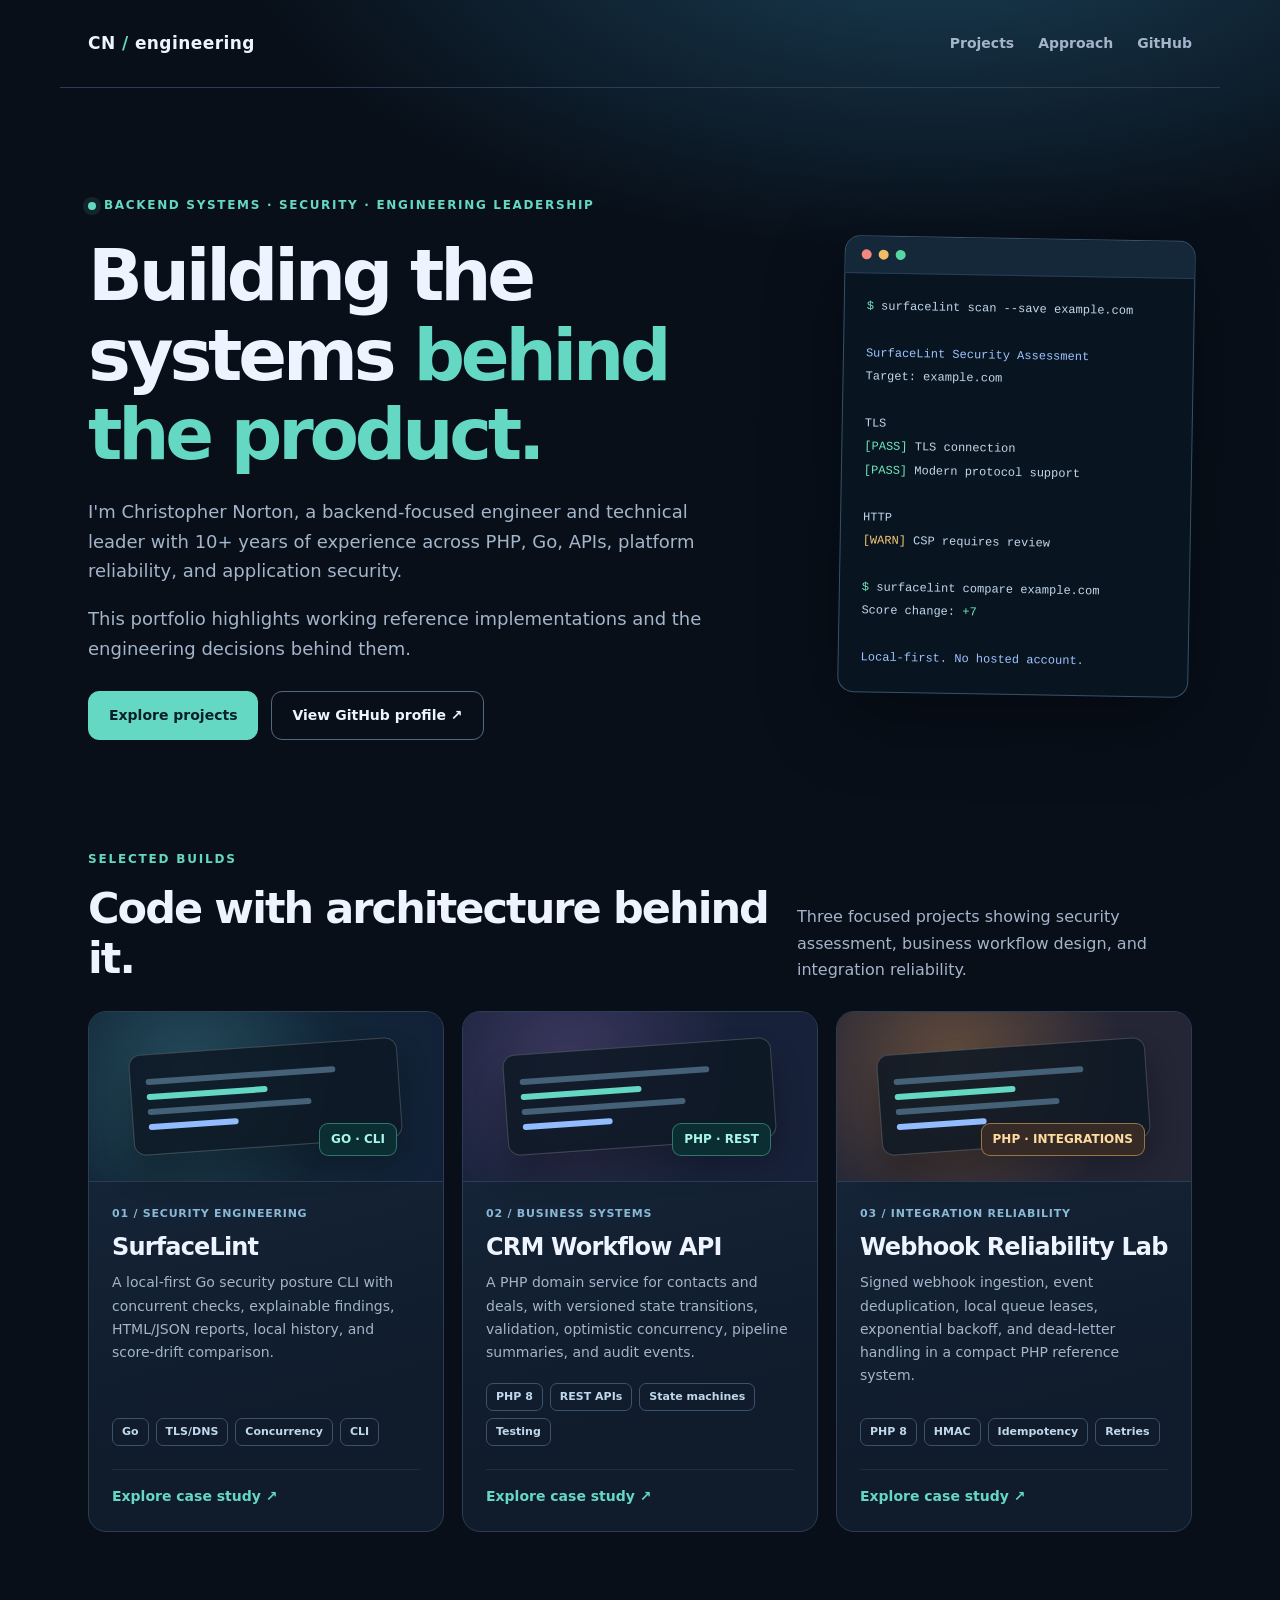
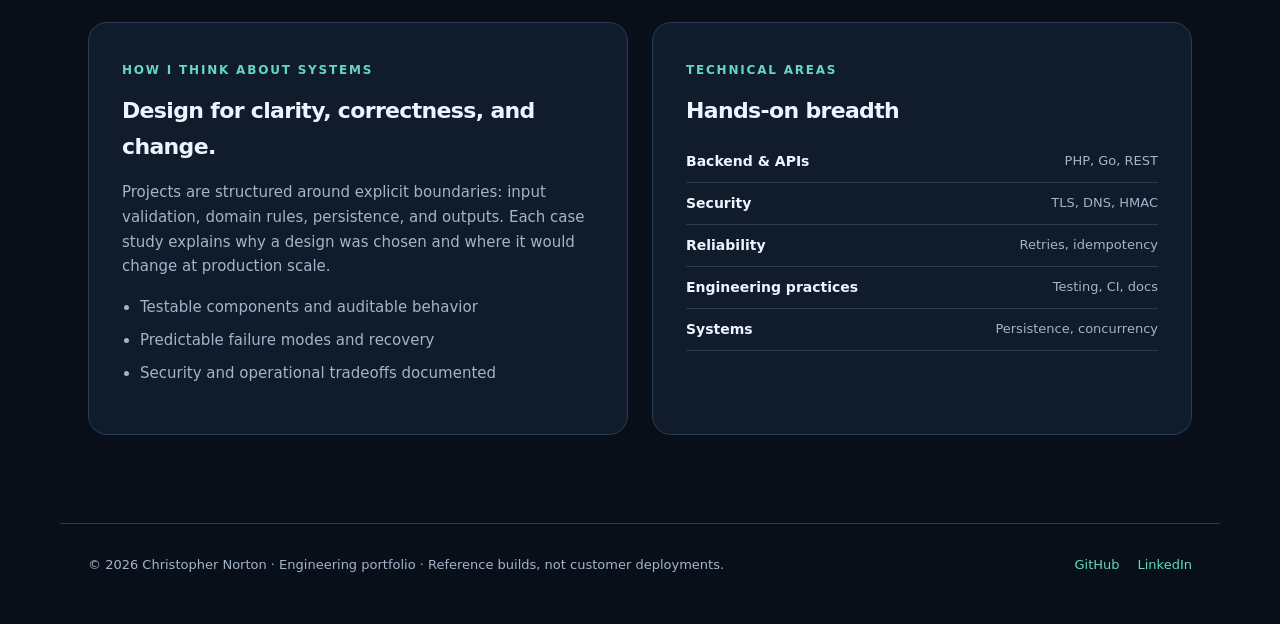
<file: index.html>
<!doctype html>
<html lang="en"><head><meta charset="utf-8"><meta name="viewport" content="width=device-width,initial-scale=1"><meta name="description" content="Christopher Norton - backend engineering, systems architecture, PHP, Go, APIs, and security-focused software projects."><title>Christopher Norton | Backend Engineering & Architecture</title><link rel="stylesheet" href="assets/style.css"></head>
<body>
<header class="topbar"><a class="mark" href="index.html">CN<span> /</span> engineering</a><nav class="nav" aria-label="Main navigation"><a href="#projects">Projects</a><a href="#approach">Approach</a><a href="https://github.com/cnorton-dev" rel="noopener noreferrer">GitHub</a></nav></header>
<main>
<section class="hero"><div><div class="eyebrow"><span class="pulse"></span> Backend systems · security · engineering leadership</div><h1>Building the systems <em>behind the product.</em></h1><p class="intro">I'm Christopher Norton, a backend-focused engineer and technical leader with 10+ years of experience across PHP, Go, APIs, platform reliability, and application security.</p><p class="intro">This portfolio highlights working reference implementations and the engineering decisions behind them.</p><div class="actions"><a class="btn" href="#projects">Explore projects</a><a class="btn alt" href="https://github.com/cnorton-dev" rel="noopener noreferrer">View GitHub profile ↗</a></div></div>
<div class="terminal" aria-label="Illustrative SurfaceLint terminal assessment"><div class="terminalbar"><span class="dot"></span><span class="dot"></span><span class="dot"></span></div><div class="terminalbody"><span class="green">$</span> surfacelint scan --save example.com

<span class="blue">SurfaceLint Security Assessment</span>
Target: example.com

TLS
<span class="green">[PASS]</span> TLS connection
<span class="green">[PASS]</span> Modern protocol support

HTTP
<span class="gold">[WARN]</span> CSP requires review

<span class="green">$</span> surfacelint compare example.com
Score change: <span class="green">+7</span>

<span class="blue">Local-first. No hosted account.</span></div></div></section>
<section class="projects" id="projects"><div class="section-head"><div><span class="section-tag">Selected builds</span><h2>Code with architecture behind it.</h2></div><p>Three focused projects showing security assessment, business workflow design, and integration reliability.</p></div>
<div class="project-grid">
<article class="project-card"><div class="card-visual"><div class="visual-window"><i></i><i></i><i></i><i></i></div><span class="micro-stat">GO · CLI</span></div><div class="card-body"><span class="meta">01 / Security engineering</span><h3>SurfaceLint</h3><p>A local-first Go security posture CLI with concurrent checks, explainable findings, HTML/JSON reports, local history, and score-drift comparison.</p><div class="tags"><span class="tag">Go</span><span class="tag">TLS/DNS</span><span class="tag">Concurrency</span><span class="tag">CLI</span></div><a class="card-link" href="projects/surfacelint.html">Explore case study ↗</a></div></article>
<article class="project-card"><div class="card-visual violet"><div class="visual-window"><i></i><i></i><i></i><i></i></div><span class="micro-stat">PHP · REST</span></div><div class="card-body"><span class="meta">02 / Business systems</span><h3>CRM Workflow API</h3><p>A PHP domain service for contacts and deals, with versioned state transitions, validation, optimistic concurrency, pipeline summaries, and audit events.</p><div class="tags"><span class="tag">PHP 8</span><span class="tag">REST APIs</span><span class="tag">State machines</span><span class="tag">Testing</span></div><a class="card-link" href="projects/crm-workflow-api.html">Explore case study ↗</a></div></article>
<article class="project-card"><div class="card-visual amber"><div class="visual-window"><i></i><i></i><i></i><i></i></div><span class="micro-stat gold">PHP · INTEGRATIONS</span></div><div class="card-body"><span class="meta">03 / Integration reliability</span><h3>Webhook Reliability Lab</h3><p>Signed webhook ingestion, event deduplication, local queue leases, exponential backoff, and dead-letter handling in a compact PHP reference system.</p><div class="tags"><span class="tag">PHP 8</span><span class="tag">HMAC</span><span class="tag">Idempotency</span><span class="tag">Retries</span></div><a class="card-link" href="projects/webhook-reliability-lab.html">Explore case study ↗</a></div></article>
</div></section>
<section class="split" id="approach"><div class="panel"><span class="section-tag">How I think about systems</span><h3>Design for clarity, correctness, and change.</h3><p>Projects are structured around explicit boundaries: input validation, domain rules, persistence, and outputs. Each case study explains why a design was chosen and where it would change at production scale.</p><ul><li>Testable components and auditable behavior</li><li>Predictable failure modes and recovery</li><li>Security and operational tradeoffs documented</li></ul></div><div class="panel"><span class="section-tag">Technical areas</span><h3>Hands-on breadth</h3><div class="statline"><strong>Backend & APIs</strong><span>PHP, Go, REST</span></div><div class="statline"><strong>Security</strong><span>TLS, DNS, HMAC</span></div><div class="statline"><strong>Reliability</strong><span>Retries, idempotency</span></div><div class="statline"><strong>Engineering practices</strong><span>Testing, CI, docs</span></div><div class="statline"><strong>Systems</strong><span>Persistence, concurrency</span></div></div></section>
</main>
<footer class="footer"><div>© 2026 Christopher Norton · Engineering portfolio · Reference builds, not customer deployments.</div><div><a href="https://github.com/cnorton-dev" rel="noopener noreferrer">GitHub</a><a href="https://www.linkedin.com/in/cnorton-dev/" rel="noopener noreferrer">LinkedIn</a></div></footer>
</body></html>
</file>
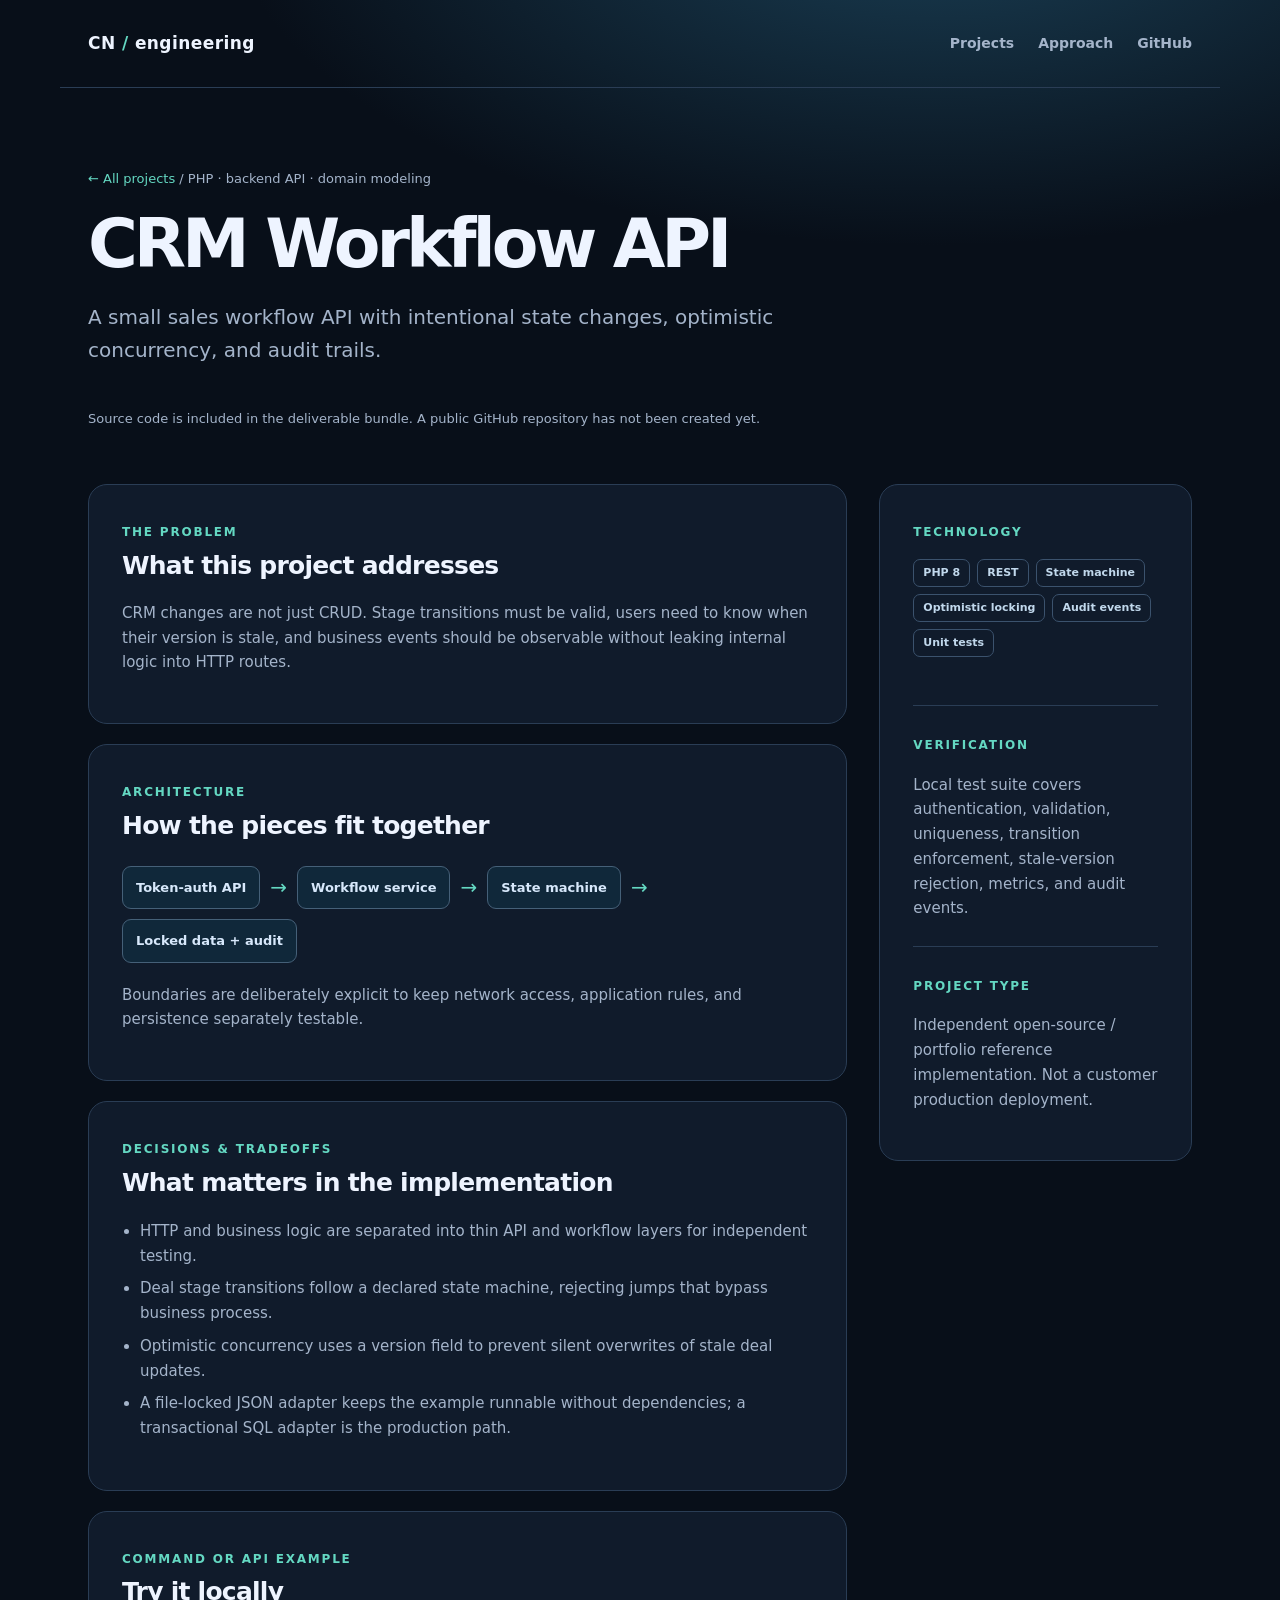
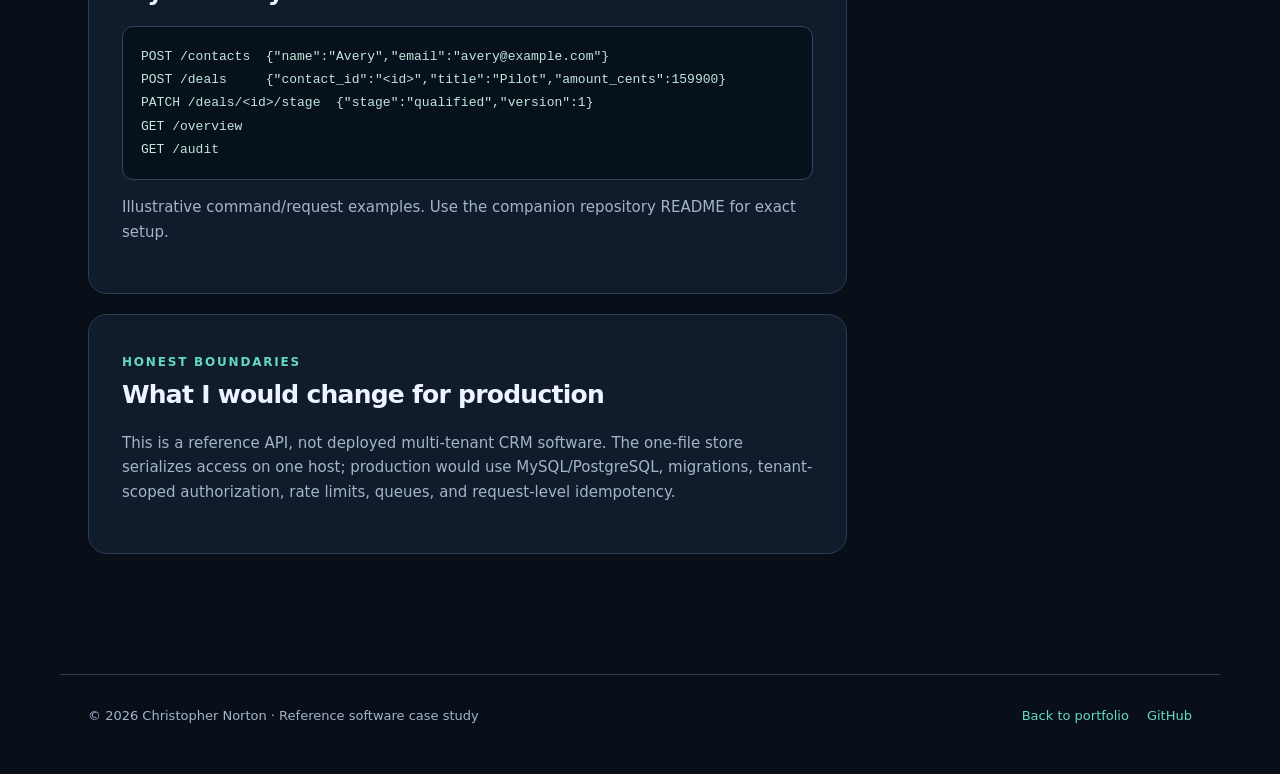
<file: projects/crm-workflow-api.html>
<!doctype html><html lang="en"><head><meta charset="utf-8"><meta name="viewport" content="width=device-width, initial-scale=1"><meta name="description" content="Technical case study by Christopher Norton"><title>CRM Workflow API | Christopher Norton</title><link rel="stylesheet" href="../assets/style.css"></head><body><header class="topbar"><a class="mark" href="../index.html">CN<span> /</span> engineering</a><nav class="nav" aria-label="Main navigation"><a href="../index.html#projects">Projects</a><a href="../index.html#approach">Approach</a><a href="https://github.com/cnorton-dev">GitHub</a></nav></header><main><section class="case-header"><div class="crumb"><a href="../index.html#projects">← All projects</a> / PHP · backend API · domain modeling</div><h1>CRM Workflow API</h1><p class="case-lede">A small sales workflow API with intentional state changes, optimistic concurrency, and audit trails.</p><div class="actions"><p class="fine">Source code is included in the deliverable bundle. A public GitHub repository has not been created yet.</p></div></section><section class="case-content"><div class="case-main"><article class="panel"><span class="section-tag">The problem</span><h2>What this project addresses</h2><p>CRM changes are not just CRUD. Stage transitions must be valid, users need to know when their version is stale, and business events should be observable without leaking internal logic into HTTP routes.</p></article><article class="panel"><span class="section-tag">Architecture</span><h2>How the pieces fit together</h2><div class="diagram" aria-label="System components"><span class="node">Token-auth API</span><span class="arrow" aria-hidden="true">→</span><span class="node">Workflow service</span><span class="arrow" aria-hidden="true">→</span><span class="node">State machine</span><span class="arrow" aria-hidden="true">→</span><span class="node">Locked data + audit</span></div><p>Boundaries are deliberately explicit to keep network access, application rules, and persistence separately testable.</p></article><article class="panel"><span class="section-tag">Decisions & tradeoffs</span><h2>What matters in the implementation</h2><ul><li>HTTP and business logic are separated into thin API and workflow layers for independent testing.</li><li>Deal stage transitions follow a declared state machine, rejecting jumps that bypass business process.</li><li>Optimistic concurrency uses a version field to prevent silent overwrites of stale deal updates.</li><li>A file-locked JSON adapter keeps the example runnable without dependencies; a transactional SQL adapter is the production path.</li></ul></article><article class="panel"><span class="section-tag">Command or API example</span><h2>Try it locally</h2><pre class="code-sample"><code>POST /contacts  {&quot;name&quot;:&quot;Avery&quot;,&quot;email&quot;:&quot;avery@example.com&quot;}
POST /deals     {&quot;contact_id&quot;:&quot;&lt;id&gt;&quot;,&quot;title&quot;:&quot;Pilot&quot;,&quot;amount_cents&quot;:159900}
PATCH /deals/&lt;id&gt;/stage  {&quot;stage&quot;:&quot;qualified&quot;,&quot;version&quot;:1}
GET /overview
GET /audit</code></pre><p class="fine">Illustrative command/request examples. Use the companion repository README for exact setup.</p></article><article class="panel"><span class="section-tag">Honest boundaries</span><h2>What I would change for production</h2><p>This is a reference API, not deployed multi-tenant CRM software. The one-file store serializes access on one host; production would use MySQL/PostgreSQL, migrations, tenant-scoped authorization, rate limits, queues, and request-level idempotency.</p></article></div><aside class="panel sidecard"><span class="section-tag">Technology</span><div class="tags"><span class="tag">PHP 8</span><span class="tag">REST</span><span class="tag">State machine</span><span class="tag">Optimistic locking</span><span class="tag">Audit events</span><span class="tag">Unit tests</span></div><div class="separator"></div><span class="section-tag">Verification</span><p>Local test suite covers authentication, validation, uniqueness, transition enforcement, stale-version rejection, metrics, and audit events.</p><div class="separator"></div><span class="section-tag">Project type</span><p>Independent open-source / portfolio reference implementation. Not a customer production deployment.</p></aside></section></main><footer class="footer"><div>© 2026 Christopher Norton · Reference software case study</div><div><a href="../index.html">Back to portfolio</a><a href="https://github.com/cnorton-dev">GitHub</a></div></footer></body></html>
</file>
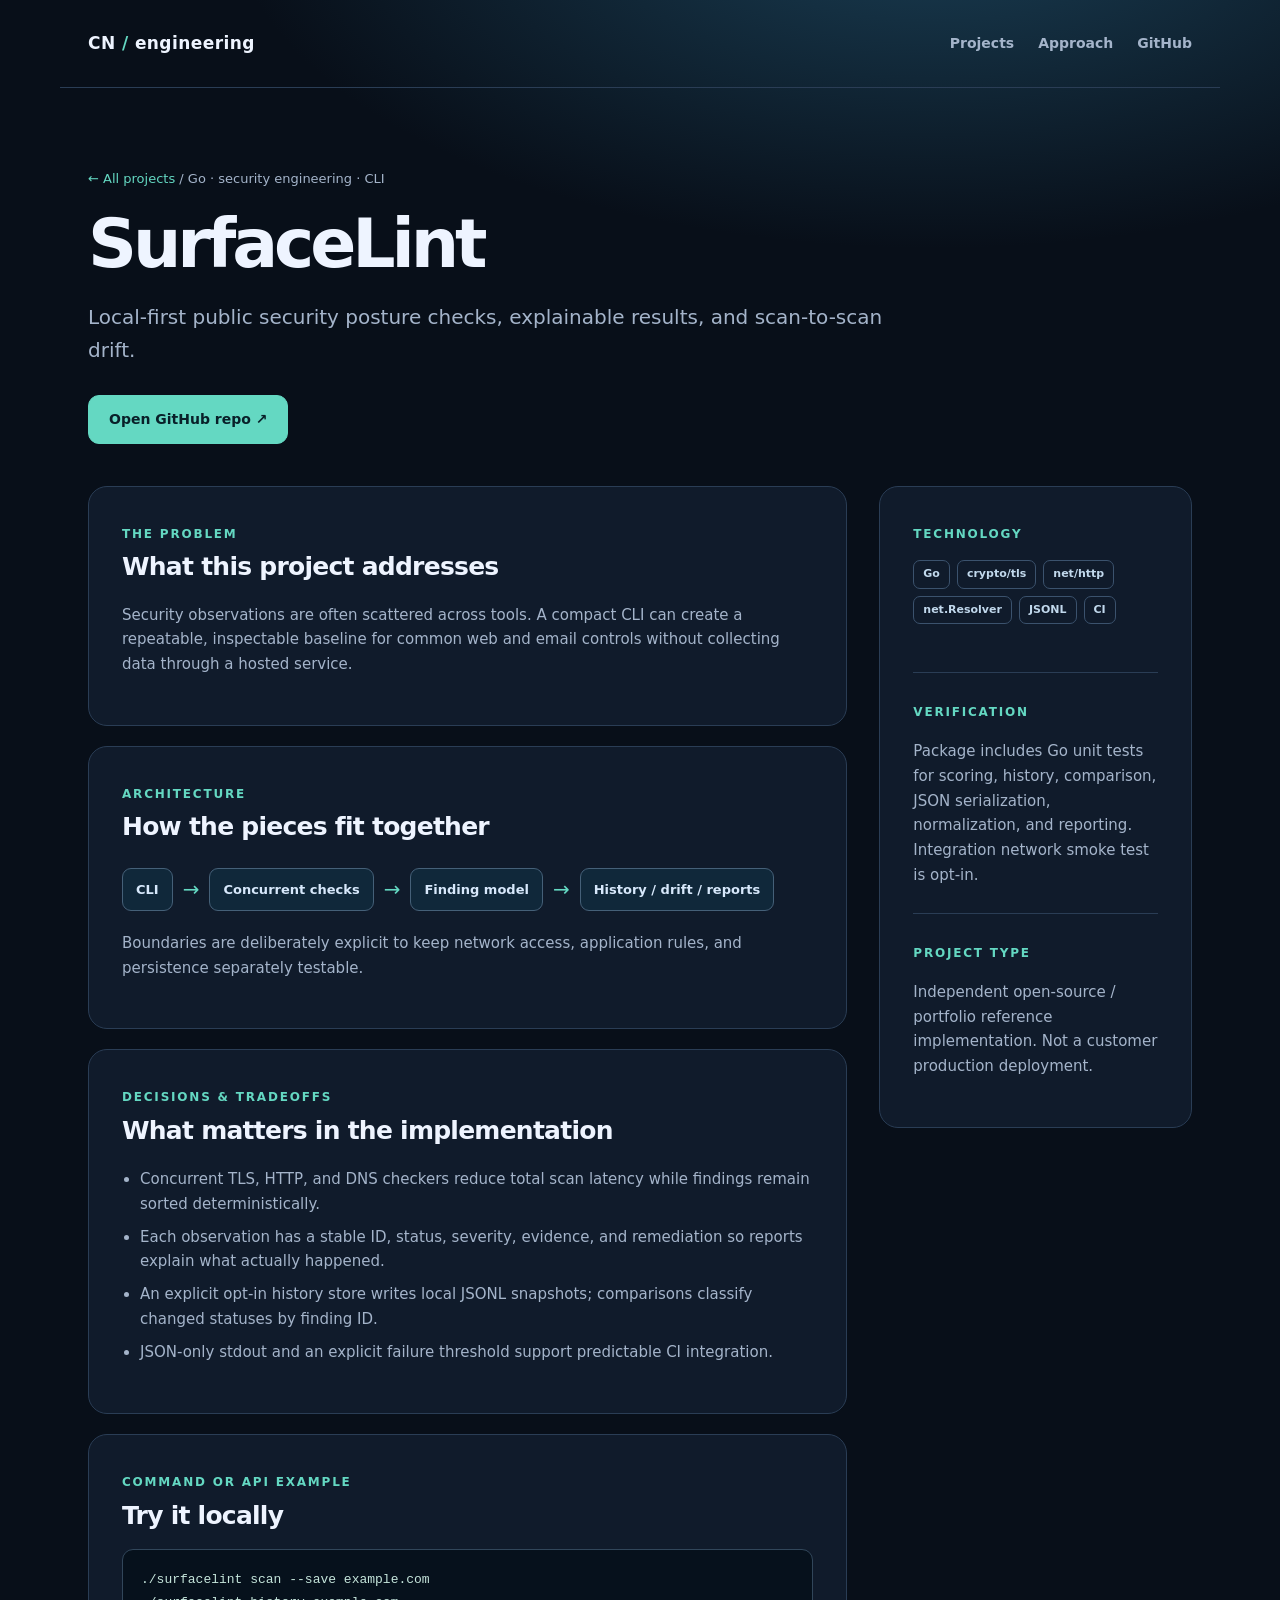
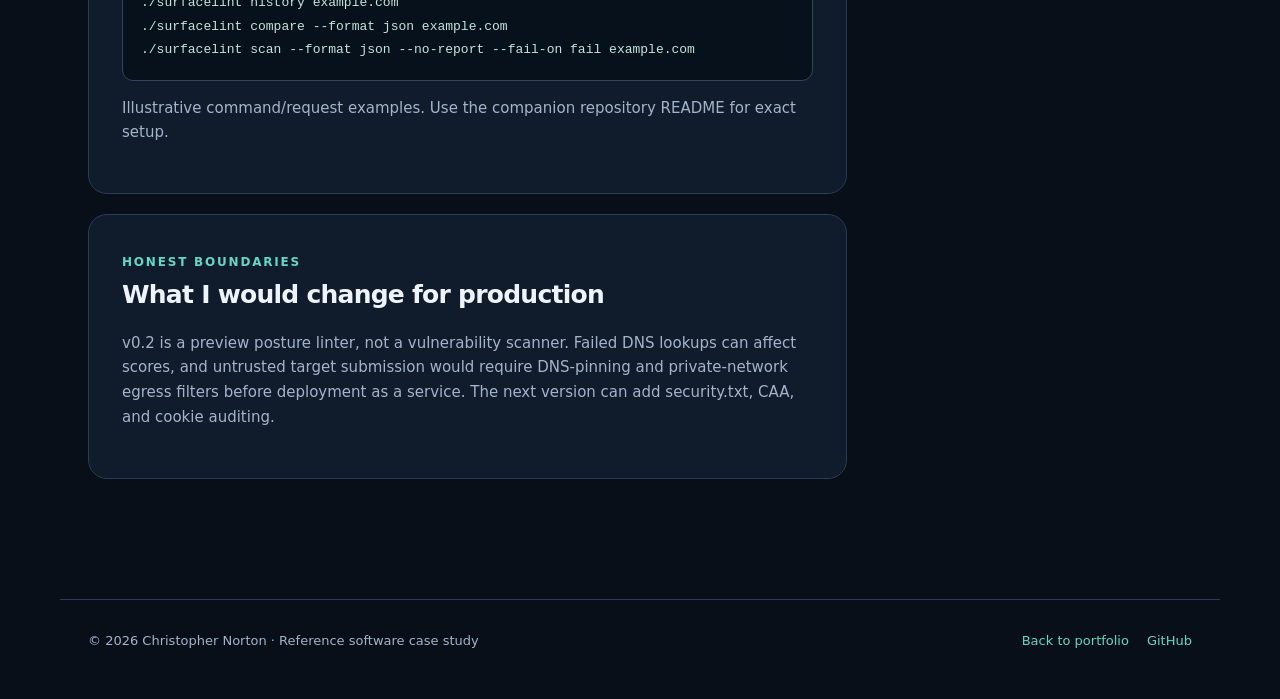
<file: projects/surfacelint.html>
<!doctype html><html lang="en"><head><meta charset="utf-8"><meta name="viewport" content="width=device-width, initial-scale=1"><meta name="description" content="Technical case study by Christopher Norton"><title>SurfaceLint | Christopher Norton</title><link rel="stylesheet" href="../assets/style.css"></head><body><header class="topbar"><a class="mark" href="../index.html">CN<span> /</span> engineering</a><nav class="nav" aria-label="Main navigation"><a href="../index.html#projects">Projects</a><a href="../index.html#approach">Approach</a><a href="https://github.com/cnorton-dev">GitHub</a></nav></header><main><section class="case-header"><div class="crumb"><a href="../index.html#projects">← All projects</a> / Go · security engineering · CLI</div><h1>SurfaceLint</h1><p class="case-lede">Local-first public security posture checks, explainable results, and scan-to-scan drift.</p><div class="actions"><a class="btn" href="https://github.com/cnorton-dev/surfacelint" rel="noopener noreferrer">Open GitHub repo ↗</a></div></section><section class="case-content"><div class="case-main"><article class="panel"><span class="section-tag">The problem</span><h2>What this project addresses</h2><p>Security observations are often scattered across tools. A compact CLI can create a repeatable, inspectable baseline for common web and email controls without collecting data through a hosted service.</p></article><article class="panel"><span class="section-tag">Architecture</span><h2>How the pieces fit together</h2><div class="diagram" aria-label="System components"><span class="node">CLI</span><span class="arrow" aria-hidden="true">→</span><span class="node">Concurrent checks</span><span class="arrow" aria-hidden="true">→</span><span class="node">Finding model</span><span class="arrow" aria-hidden="true">→</span><span class="node">History / drift / reports</span></div><p>Boundaries are deliberately explicit to keep network access, application rules, and persistence separately testable.</p></article><article class="panel"><span class="section-tag">Decisions & tradeoffs</span><h2>What matters in the implementation</h2><ul><li>Concurrent TLS, HTTP, and DNS checkers reduce total scan latency while findings remain sorted deterministically.</li><li>Each observation has a stable ID, status, severity, evidence, and remediation so reports explain what actually happened.</li><li>An explicit opt-in history store writes local JSONL snapshots; comparisons classify changed statuses by finding ID.</li><li>JSON-only stdout and an explicit failure threshold support predictable CI integration.</li></ul></article><article class="panel"><span class="section-tag">Command or API example</span><h2>Try it locally</h2><pre class="code-sample"><code>./surfacelint scan --save example.com
./surfacelint history example.com
./surfacelint compare --format json example.com
./surfacelint scan --format json --no-report --fail-on fail example.com</code></pre><p class="fine">Illustrative command/request examples. Use the companion repository README for exact setup.</p></article><article class="panel"><span class="section-tag">Honest boundaries</span><h2>What I would change for production</h2><p>v0.2 is a preview posture linter, not a vulnerability scanner. Failed DNS lookups can affect scores, and untrusted target submission would require DNS-pinning and private-network egress filters before deployment as a service. The next version can add security.txt, CAA, and cookie auditing.</p></article></div><aside class="panel sidecard"><span class="section-tag">Technology</span><div class="tags"><span class="tag">Go</span><span class="tag">crypto/tls</span><span class="tag">net/http</span><span class="tag">net.Resolver</span><span class="tag">JSONL</span><span class="tag">CI</span></div><div class="separator"></div><span class="section-tag">Verification</span><p>Package includes Go unit tests for scoring, history, comparison, JSON serialization, normalization, and reporting. Integration network smoke test is opt-in.</p><div class="separator"></div><span class="section-tag">Project type</span><p>Independent open-source / portfolio reference implementation. Not a customer production deployment.</p></aside></section></main><footer class="footer"><div>© 2026 Christopher Norton · Reference software case study</div><div><a href="../index.html">Back to portfolio</a><a href="https://github.com/cnorton-dev">GitHub</a></div></footer></body></html>
</file>
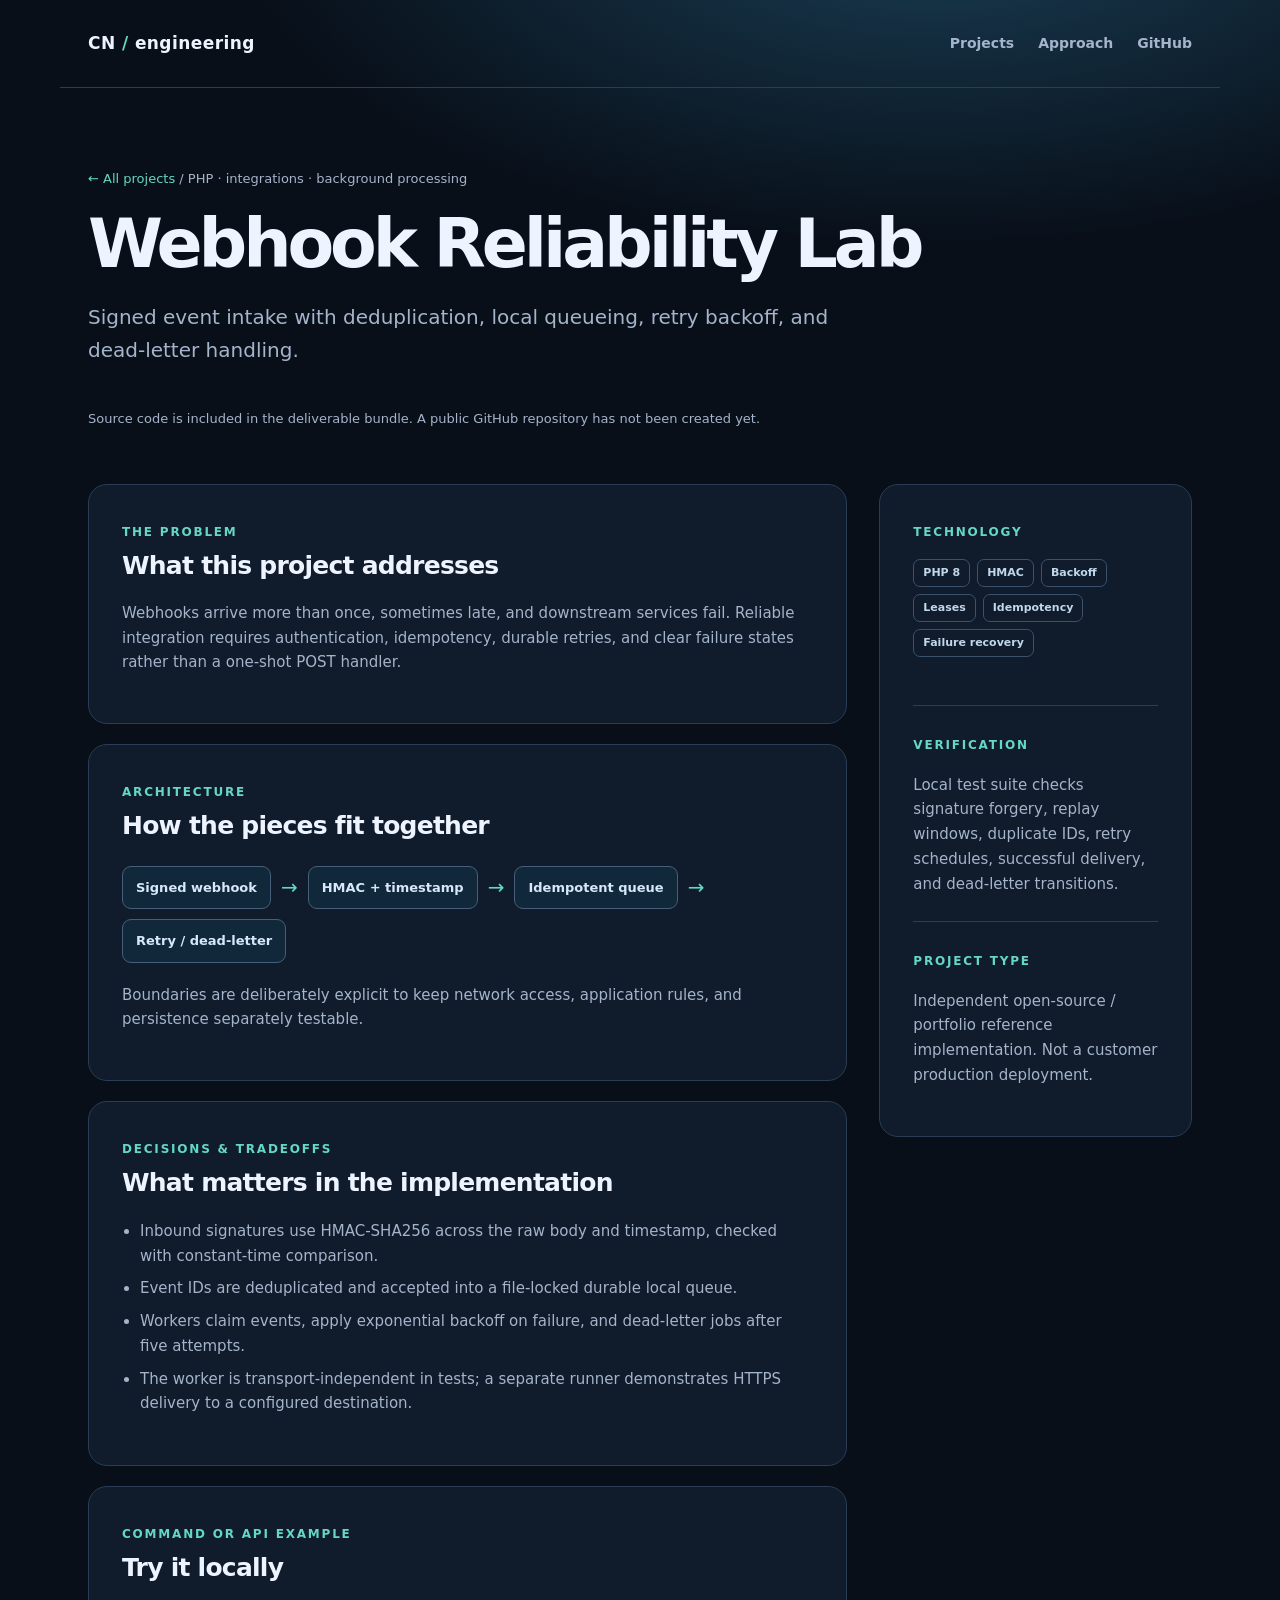
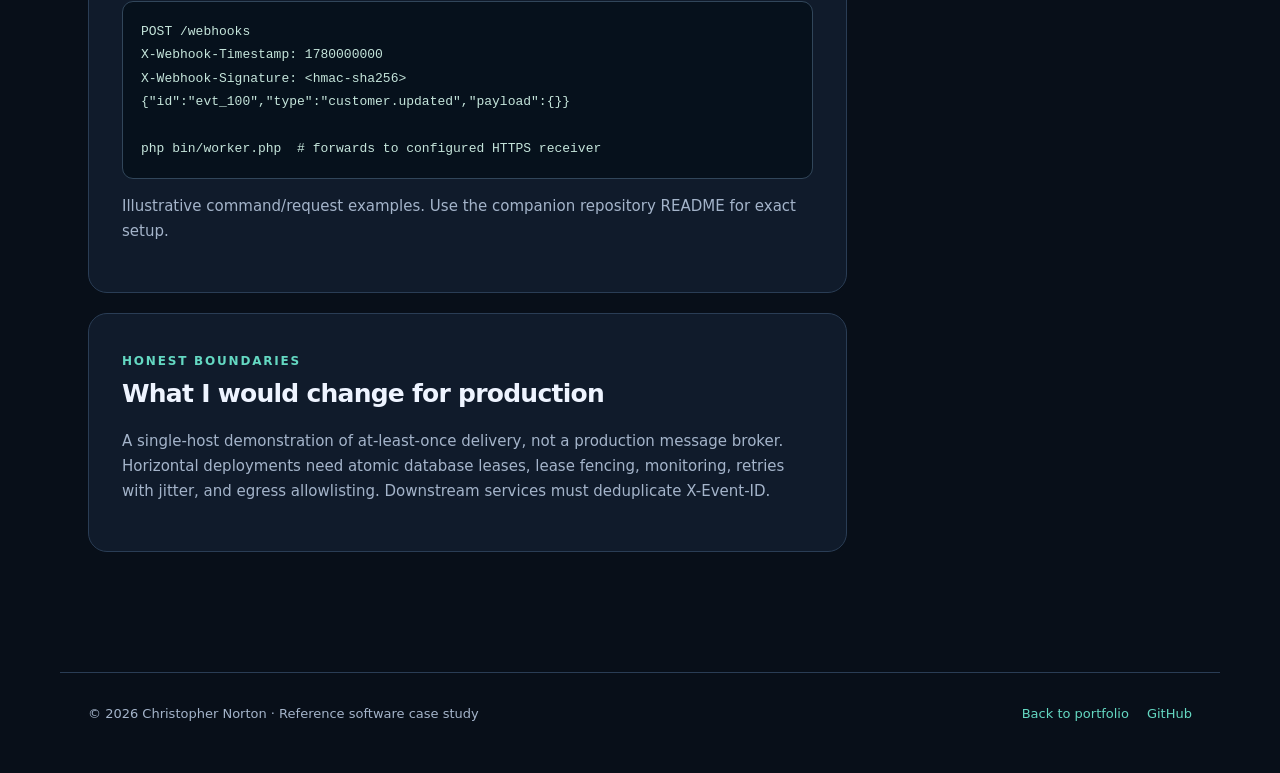
<file: projects/webhook-reliability-lab.html>
<!doctype html><html lang="en"><head><meta charset="utf-8"><meta name="viewport" content="width=device-width, initial-scale=1"><meta name="description" content="Technical case study by Christopher Norton"><title>Webhook Reliability Lab | Christopher Norton</title><link rel="stylesheet" href="../assets/style.css"></head><body><header class="topbar"><a class="mark" href="../index.html">CN<span> /</span> engineering</a><nav class="nav" aria-label="Main navigation"><a href="../index.html#projects">Projects</a><a href="../index.html#approach">Approach</a><a href="https://github.com/cnorton-dev">GitHub</a></nav></header><main><section class="case-header"><div class="crumb"><a href="../index.html#projects">← All projects</a> / PHP · integrations · background processing</div><h1>Webhook Reliability Lab</h1><p class="case-lede">Signed event intake with deduplication, local queueing, retry backoff, and dead-letter handling.</p><div class="actions"><p class="fine">Source code is included in the deliverable bundle. A public GitHub repository has not been created yet.</p></div></section><section class="case-content"><div class="case-main"><article class="panel"><span class="section-tag">The problem</span><h2>What this project addresses</h2><p>Webhooks arrive more than once, sometimes late, and downstream services fail. Reliable integration requires authentication, idempotency, durable retries, and clear failure states rather than a one-shot POST handler.</p></article><article class="panel"><span class="section-tag">Architecture</span><h2>How the pieces fit together</h2><div class="diagram" aria-label="System components"><span class="node">Signed webhook</span><span class="arrow" aria-hidden="true">→</span><span class="node">HMAC + timestamp</span><span class="arrow" aria-hidden="true">→</span><span class="node">Idempotent queue</span><span class="arrow" aria-hidden="true">→</span><span class="node">Retry / dead-letter</span></div><p>Boundaries are deliberately explicit to keep network access, application rules, and persistence separately testable.</p></article><article class="panel"><span class="section-tag">Decisions & tradeoffs</span><h2>What matters in the implementation</h2><ul><li>Inbound signatures use HMAC-SHA256 across the raw body and timestamp, checked with constant-time comparison.</li><li>Event IDs are deduplicated and accepted into a file-locked durable local queue.</li><li>Workers claim events, apply exponential backoff on failure, and dead-letter jobs after five attempts.</li><li>The worker is transport-independent in tests; a separate runner demonstrates HTTPS delivery to a configured destination.</li></ul></article><article class="panel"><span class="section-tag">Command or API example</span><h2>Try it locally</h2><pre class="code-sample"><code>POST /webhooks
X-Webhook-Timestamp: 1780000000
X-Webhook-Signature: &lt;hmac-sha256&gt;
{&quot;id&quot;:&quot;evt_100&quot;,&quot;type&quot;:&quot;customer.updated&quot;,&quot;payload&quot;:{}}

php bin/worker.php  # forwards to configured HTTPS receiver</code></pre><p class="fine">Illustrative command/request examples. Use the companion repository README for exact setup.</p></article><article class="panel"><span class="section-tag">Honest boundaries</span><h2>What I would change for production</h2><p>A single-host demonstration of at-least-once delivery, not a production message broker. Horizontal deployments need atomic database leases, lease fencing, monitoring, retries with jitter, and egress allowlisting. Downstream services must deduplicate X-Event-ID.</p></article></div><aside class="panel sidecard"><span class="section-tag">Technology</span><div class="tags"><span class="tag">PHP 8</span><span class="tag">HMAC</span><span class="tag">Backoff</span><span class="tag">Leases</span><span class="tag">Idempotency</span><span class="tag">Failure recovery</span></div><div class="separator"></div><span class="section-tag">Verification</span><p>Local test suite checks signature forgery, replay windows, duplicate IDs, retry schedules, successful delivery, and dead-letter transitions.</p><div class="separator"></div><span class="section-tag">Project type</span><p>Independent open-source / portfolio reference implementation. Not a customer production deployment.</p></aside></section></main><footer class="footer"><div>© 2026 Christopher Norton · Reference software case study</div><div><a href="../index.html">Back to portfolio</a><a href="https://github.com/cnorton-dev">GitHub</a></div></footer></body></html>
</file>
<file: assets/style.css>
:root{color-scheme:dark;--bg:#080f19;--panel:#101b2b;--panel2:#142339;--ink:#eef4ff;--muted:#a4b4ca;--accent:#64d8c2;--sky:#93bcff;--border:#2a3d55;--amber:#f6c777;--max:1160px}*{box-sizing:border-box}html{scroll-behavior:smooth}body{margin:0;background:radial-gradient(ellipse 850px 410px at 73% -4%,#1a3f55 0%,transparent 83%),var(--bg);color:var(--ink);font:16px/1.65 ui-sans-serif,system-ui,-apple-system,BlinkMacSystemFont,"Segoe UI",sans-serif}a{color:var(--accent);text-decoration:none}a:hover{text-decoration:underline}button{font:inherit}code{font-family:ui-monospace,Consolas,"SFMono-Regular",monospace}header,main,footer{max-width:var(--max);margin:0 auto;padding-inline:28px}.topbar{height:88px;display:flex;align-items:center;justify-content:space-between;gap:18px;border-bottom:1px solid var(--border)}.mark{color:var(--ink);font-size:17px;letter-spacing:.025em;font-weight:800}.mark span{color:var(--accent)}.nav{display:flex;gap:24px;font-weight:600;font-size:14px}.nav a{color:var(--muted)}.nav a:hover{color:var(--ink)}.hero{display:grid;grid-template-columns:minmax(0,1.4fr) minmax(295px,.7fr);gap:50px;align-items:center;padding-top:104px;padding-bottom:100px}.eyebrow{display:inline-flex;gap:8px;align-items:center;text-transform:uppercase;letter-spacing:.14em;font-size:12px;font-weight:800;color:var(--accent)}.pulse{width:8px;height:8px;border-radius:50%;background:var(--accent);box-shadow:0 0 0 5px #64d8c21c}.hero h1{font-size:clamp(45px,5.7vw,72px);line-height:1.1;letter-spacing:-.058em;max-width:800px;margin:18px 0 23px}.hero h1 em{font-style:normal;color:var(--accent)}.intro{font-size:18px;color:var(--muted);max-width:635px}.actions{margin-top:28px;display:flex;gap:13px;flex-wrap:wrap}.btn{border:1px solid var(--accent);background:var(--accent);color:#092029;display:inline-flex;align-items:center;justify-content:center;padding:12px 20px;border-radius:11px;font-size:14px;font-weight:800;min-height:47px}.btn:hover{background:#99f1e0;color:#092029;text-decoration:none}.btn.alt{background:transparent;border-color:#54687f;color:var(--ink)}.btn.alt:hover{border-color:var(--accent)}.terminal{background:#081521;border:1px solid #37516b;box-shadow:0 24px 80px #0005;border-radius:16px;overflow:hidden;transform:rotate(1deg)}.terminalbar{border-bottom:1px solid var(--border);display:flex;align-items:center;gap:7px;padding:13px 16px;background:#14283a}.dot{width:10px;height:10px;border-radius:50%;background:#f48780}.dot:nth-child(2){background:#f3bd65}.dot:nth-child(3){background:#57d5a2}.terminalbody{padding:22px;font:12px/1.95 ui-monospace,Consolas,monospace;white-space:pre-wrap;color:#c4d6e8}.green{color:#71e7bc}.blue{color:#9fc3ff}.gold{color:#f6c777}.section-head{display:flex;align-items:end;justify-content:space-between;gap:24px;margin-bottom:28px}.section-tag{font-size:12px;font-weight:800;letter-spacing:.15em;color:var(--accent);text-transform:uppercase}.section-head h2,.section-title{font-size:clamp(30px,4vw,43px);letter-spacing:-.045em;line-height:1.17;margin:11px 0 0}.section-head p{color:var(--muted);max-width:395px;margin:0}.projects{padding:5px 0 90px}.project-grid{display:grid;grid-template-columns:repeat(3,minmax(0,1fr));gap:18px}.project-card{min-height:475px;display:flex;flex-direction:column;border:1px solid var(--border);border-radius:18px;overflow:hidden;background:linear-gradient(165deg,#17283d,#101c2c 72%);transition:transform .2s,border-color .2s}.project-card:hover{transform:translateY(-4px);border-color:#5e82a5}.card-visual{position:relative;height:170px;display:flex;align-items:center;justify-content:center;border-bottom:1px solid var(--border);background:radial-gradient(circle at 28% 38%,#254d5c 0%,#112537 57%,#122037)}.card-visual.violet{background:radial-gradient(circle at 30% 30%,#3b385e,#172139 62%)}.card-visual.amber{background:radial-gradient(circle at 33% 32%,#634c3c,#242535 65%)}.visual-window{width:76%;border:1px solid #ffffff31;border-radius:12px;background:#0d1824d9;padding:15px;box-shadow:0 20px 30px #0004;transform:rotate(-4deg)}.visual-window i{display:block;width:80%;height:6px;border-radius:9px;background:#456177;margin:9px 0}.visual-window i:nth-child(2){background:var(--accent);width:51%}.visual-window i:nth-child(3){width:69%}.visual-window i:nth-child(4){background:var(--sky);width:38%}.micro-stat{position:absolute;right:13%;bottom:25px;border:1px solid #6ce3ce64;background:#0b2e32;border-radius:9px;padding:6px 11px;font-size:12px;color:#a7f7e7;font-weight:800}.micro-stat.gold{border-color:#f4be6a82;background:#352a25;color:#ffdba2}.card-body{display:flex;flex:1;flex-direction:column;padding:23px}.meta{font-size:11px;letter-spacing:.07em;color:#89b9d6;text-transform:uppercase;font-weight:800}.card-body h3{font-size:24px;line-height:1.2;letter-spacing:-.035em;margin:9px 0 10px}.card-body p{color:var(--muted);margin:0 0 19px;font-size:14px}.tags{display:flex;gap:7px;flex-wrap:wrap;margin-top:auto;padding-bottom:23px}.tag{border:1px solid #3b526d;color:#c1d8ec;border-radius:7px;padding:4px 9px;font-size:11px;font-weight:700}.card-link{font-size:14px;font-weight:800;border-top:1px solid #ffffff12;padding-top:15px}.split{display:grid;grid-template-columns:1fr 1fr;gap:24px;margin:0 0 88px}.panel{border-radius:19px;background:var(--panel);border:1px solid var(--border);padding:33px}.panel h3{font-size:22px;letter-spacing:-.03em;margin:10px 0 12px}.panel p,.panel li{color:var(--muted);font-size:15px}.panel ul{padding-left:18px}.panel li{margin:8px 0}.statline{display:flex;justify-content:space-between;border-bottom:1px solid var(--border);gap:15px;padding:9px 0}.statline strong{color:var(--ink);font-size:14px}.statline span{font-size:13px;color:var(--muted)}.footer{border-top:1px solid var(--border);padding-top:30px;padding-bottom:48px;display:flex;justify-content:space-between;gap:22px;color:var(--muted);font-size:13px}.footer a{margin-left:18px}.case-header{padding-top:80px;padding-bottom:42px}.crumb{font-size:13px;color:var(--muted)}.case-header h1{font-size:clamp(40px,6vw,68px);line-height:1.08;letter-spacing:-.06em;margin:18px 0}.case-lede{font-size:20px;max-width:800px;color:var(--muted)}.case-content{display:grid;grid-template-columns:minmax(0,1.7fr) minmax(230px,.7fr);gap:32px;padding-bottom:100px}.case-main .panel{margin-bottom:20px}.case-main h2{font-size:25px;letter-spacing:-.03em;margin:0 0 9px}.code-sample{display:block;background:#06111c;border-radius:11px;border:1px solid #31465a;padding:18px;overflow:auto;white-space:pre;color:#c5e5db;font:13px/1.8 ui-monospace,Consolas,monospace}.sidecard{position:sticky;top:20px;align-self:start}.sidecard .tags{margin-top:14px}.fine{color:var(--muted);font-size:13px}.separator{height:1px;background:var(--border);margin:25px 0}.diagram{display:flex;flex-wrap:wrap;align-items:center;gap:10px;margin:20px 0}.node{border:1px solid #456078;background:#10283a;border-radius:9px;padding:10px 13px;color:#d7e8fb;font-size:13px;font-weight:700}.arrow{color:var(--accent);font-size:20px}a:focus-visible,button:focus-visible{outline:3px solid var(--accent);outline-offset:4px}@media(max-width:930px){.hero{grid-template-columns:1fr;padding-top:60px;padding-bottom:70px}.terminal{max-width:640px}.project-grid{grid-template-columns:repeat(2,minmax(0,1fr))}.case-content{grid-template-columns:1fr}.sidecard{position:static}}@media(max-width:640px){header,main,footer{padding-inline:18px}.topbar{height:70px}.nav{gap:14px;font-size:12px}.hero h1{font-size:43px}.project-grid,.split{grid-template-columns:1fr}.section-head{display:block}.section-head p{margin-top:12px}.card-visual{height:135px}.project-card{min-height:400px}.footer{display:block}.footer a{margin:0 16px 0 0}.terminalbody{font-size:11px}.panel{padding:23px}}
</file>
